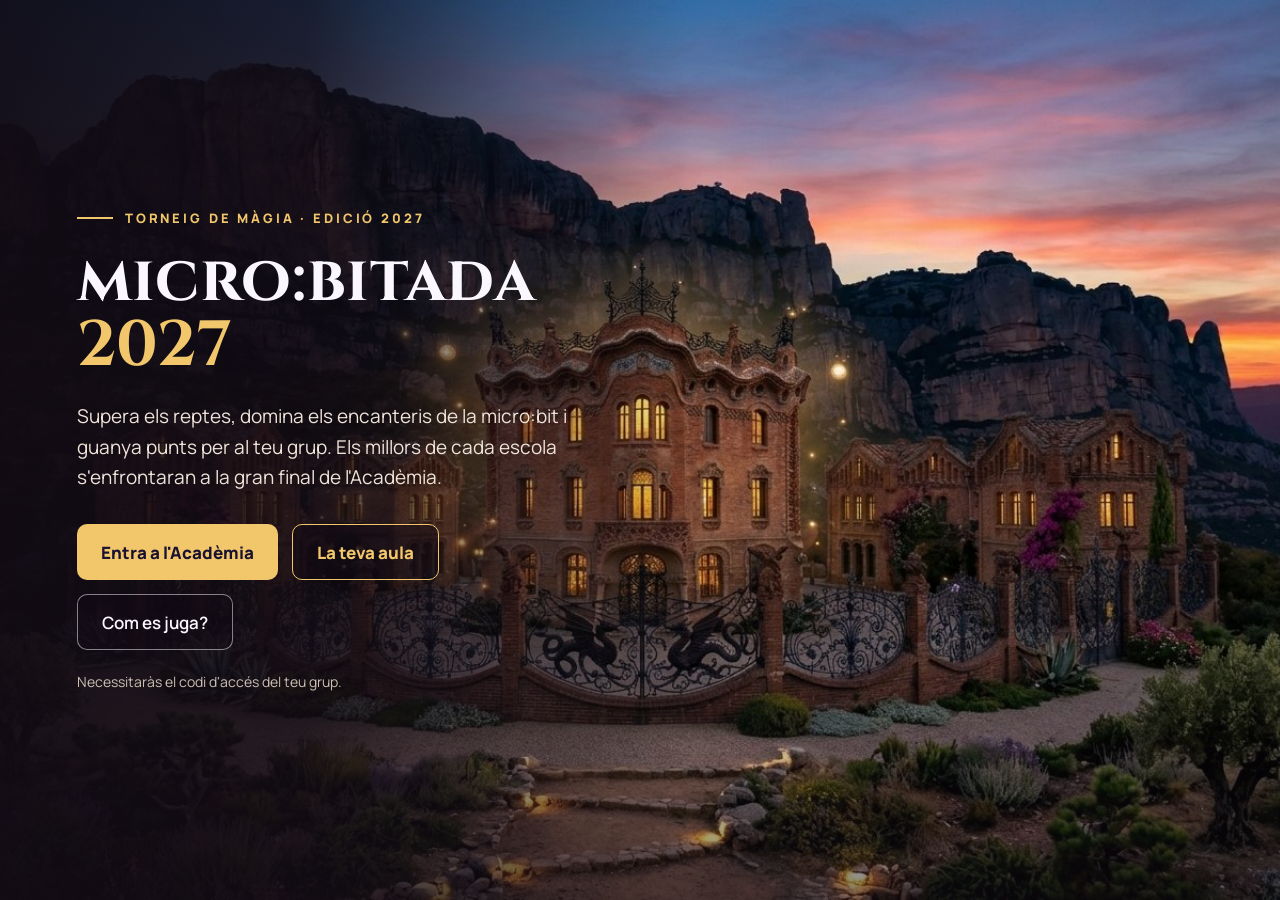
<file: index.html>
<!doctype html>
<html lang="ca">
<head>
<meta charset="utf-8">
<meta name="viewport" content="width=device-width, initial-scale=1">
<title>micro:bitada 2027</title>
<link rel="preconnect" href="https://fonts.googleapis.com">
<link href="https://fonts.googleapis.com/css2?family=Cinzel:wght@600;700&family=Manrope:wght@400;600;800&display=swap" rel="stylesheet">
<link rel="stylesheet" href="comu.css">
<style>
body{background:#08081c}
.hero{position:relative;width:100%;height:100vh;min-height:640px;overflow:hidden}
.hero .bg{position:absolute;object-position:center 55%;animation:zoom 14s ease-out both}
.hero .scrim{position:absolute;background:linear-gradient(90deg,rgba(18,11,20,.93) 0%,rgba(18,11,20,.78) 24%,rgba(18,11,20,.3) 40%,rgba(18,11,20,0) 54%),linear-gradient(0deg,rgba(18,11,20,.5) 0%,rgba(18,11,20,0) 28%)}
.panel-hero{position:relative;height:100%;display:flex;align-items:center;padding:0 6vw}
.box{max-width:520px;display:flex;flex-direction:column;gap:22px;animation:mb-up 1s ease-out .3s both}
.kick{display:flex;align-items:center;gap:12px;color:#f2c76b;font-size:13px;font-weight:800;letter-spacing:.22em}
.kick i{width:36px;height:2px;background:#f2c76b}
.title{margin:0;font-family:'Cinzel',Georgia,serif;font-weight:700;font-size:64px;line-height:1.02;letter-spacing:.01em}
.text{margin:0;font-size:19px;line-height:1.6;color:#efe4da}
.btns{display:flex;flex-wrap:wrap;gap:14px;margin-top:10px}
.btns .btn{height:56px;font-size:17px;border-radius:10px}
.btns .line{background:rgba(18,11,20,.45)}
.btns .ghost{background:rgba(18,11,20,.35);font-weight:600}
.note{margin:0;font-size:14px;color:#cdbfb3}
@keyframes zoom{from{transform:scale(1.08)}to{transform:scale(1)}}
@media (max-width:760px){.hero .scrim{background:linear-gradient(0deg,rgba(18,11,20,.96) 0%,rgba(18,11,20,.75) 50%,rgba(18,11,20,.15) 100%)}.panel-hero{align-items:flex-end;padding:0 24px 40px}.title{font-size:44px}}
</style>
</head>
<body>
<div class="hero">
  <img class="bg" src="portada.jpg" alt="L'Acadèmia de Màgia, un edifici modernista al peu de grans muntanyes de roca, al capvespre">
  <div class="scrim" aria-hidden="true"></div>
  <div class="panel-hero">
    <div class="box">
      <div class="kick"><i></i><span>TORNEIG DE MÀGIA · EDICIÓ 2027</span></div>
      <h1 class="title">micro:bitada <span class="gold">2027</span></h1>
      <p class="text">Supera els reptes, domina els encanteris de la micro:bit i guanya punts per al teu grup. Els millors de cada escola s'enfrontaran a la gran final de l'Acadèmia.</p>
      <div class="btns">
        <a class="btn" href="aules.html">Entra a l'Acadèmia</a>
        <a class="btn line" href="hall.html">La teva aula</a>
        <button type="button" class="btn ghost">Com es juga?</button>
      </div>
      <p class="note">Necessitaràs el codi d'accés del teu grup.</p>
    </div>
  </div>
</div>
</body>
</html>
</file>
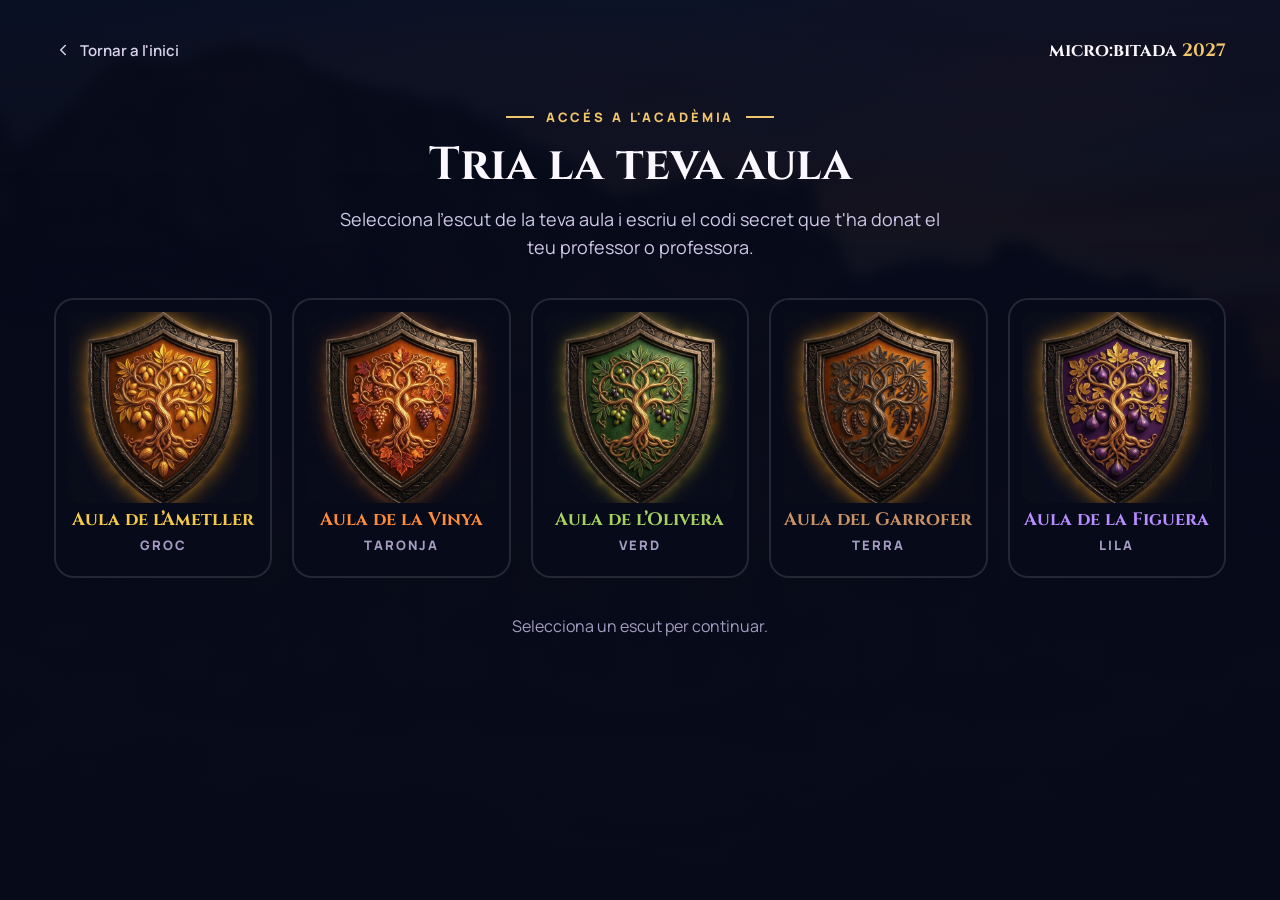
<file: aules.html>
<!doctype html>
<html lang="ca">
<head>
<meta charset="utf-8">
<meta name="viewport" content="width=device-width, initial-scale=1">
<title>micro:bitada 2027 – Tria la teva aula</title>
<link rel="preconnect" href="https://fonts.googleapis.com">
<link href="https://fonts.googleapis.com/css2?family=Cinzel:wght@600;700&family=Manrope:wght@400;600;800&display=swap" rel="stylesheet">
<link rel="stylesheet" href="comu.css">
<style>
.bg{filter:blur(6px);transform:scale(1.05);opacity:.35}
.scrim{background:linear-gradient(180deg,rgba(7,10,25,.75) 0%,rgba(7,10,25,.92) 45%,#070a19 100%)}
.wrap{max-width:1220px;padding-bottom:64px;gap:36px}
.grid{display:grid;grid-template-columns:repeat(5,minmax(0,1fr));gap:20px}
.card{display:flex;flex-direction:column;align-items:center;gap:6px;padding:12px 12px 22px;background:#070a19;border:2px solid rgba(251,247,255,.12);border-radius:20px;cursor:pointer;font-family:'Manrope',sans-serif;transition:transform .25s,box-shadow .25s,opacity .25s,border-color .25s}
.card:hover{transform:translateY(-4px)}
.card img{width:100%;aspect-ratio:1;object-fit:cover;border-radius:12px}
.card .nom{font-family:'Cinzel',Georgia,serif;font-weight:700;font-size:18px;line-height:1.2;text-align:center}
.card .col{font-size:13px;font-weight:800;letter-spacing:.16em;color:#a59dc2}
.codi{max-width:640px}
.codi label{font-size:16px;font-weight:800}
.fila{display:flex;gap:12px;flex-wrap:wrap}
#codi{flex:1 1 260px;min-width:0;height:58px;font-size:22px;font-weight:800;letter-spacing:.25em;text-transform:uppercase}
#codi::placeholder{letter-spacing:.1em}
#entra{height:58px;color:#120d24}
.ok{display:flex;align-items:center;justify-content:space-between;gap:12px;flex-wrap:wrap}
.ok a{height:48px;padding:0 22px;border-radius:10px;border:1.5px solid;color:#fbf7ff;font-size:16px;font-weight:800;text-decoration:none;display:inline-flex;align-items:center}
@media (max-width:1100px){.grid{grid-template-columns:repeat(3,minmax(0,1fr))}}
@media (max-width:700px){.grid{grid-template-columns:repeat(2,minmax(0,1fr))}}
</style>
</head>
<body>
<img class="bg" src="portada.jpg" alt="" aria-hidden="true">
<div class="scrim" aria-hidden="true"></div>
<div class="wrap">
  <div class="top">
    <a class="back" href="index.html"><svg width="18" height="18" viewBox="0 0 24 24" fill="none" stroke="currentColor" stroke-width="2" stroke-linecap="round" stroke-linejoin="round" aria-hidden="true"><path d="M15 18l-6-6 6-6"/></svg>Tornar a l'inici</a>
    <span class="brand">micro:bitada <span class="gold">2027</span></span>
  </div>
  <div class="head">
    <div class="kicker"><i></i><span>ACCÉS A L'ACADÈMIA</span><i></i></div>
    <h1>Tria la teva aula</h1>
    <p class="lead">Selecciona l'escut de la teva aula i escriu el codi secret que t'ha donat el teu professor o professora.</p>
  </div>
  <div class="grid" id="grid"></div>
  <p class="muted" id="hint" style="text-align:center">Selecciona un escut per continuar.</p>
  <div class="panel codi in hidden" id="panel">
    <label for="codi">Codi de l'<span id="selnom"></span></label>
    <div class="fila">
      <input id="codi" class="field" type="text" autocomplete="off" spellcheck="false" maxlength="12" placeholder="Escriu el codi">
      <button type="button" class="btn" id="entra">Entra a l'aula</button>
    </div>
    <p class="err hidden" id="msg" role="status"></p>
    <div class="ok hidden" id="ok" role="status">
      <span style="font-size:15px;color:#cfc8e6">Codi correcte. Benvinguts a l'aula!</span>
      <a id="continua" href="grup.html">Continua</a>
    </div>
  </div>
</div>
<script src="comu.js"></script>
<script>
let picked = null;
const $ = (id) => document.getElementById(id);
function render() {
  $('grid').innerHTML = ORDRE.map((id) => {
    const a = AULES[id], on = picked === id;
    const st = 'border-color:' + (on ? a.hex : 'rgba(251,247,255,.12)') + ';box-shadow:' + (on ? '0 0 0 1px ' + a.hex + ',0 18px 60px -10px ' + a.hex + '99' : 'none') + ';opacity:' + (picked && !on ? .55 : 1);
    return '<button type="button" class="card" data-id="' + id + '" aria-pressed="' + on + '" style="' + st + '"><img src="' + a.img + '" alt="Escut de l’' + a.nom + '"><span class="nom" style="color:' + a.hex + '">' + a.nom + '</span><span class="col">' + a.color + '</span></button>';
  }).join('');
  $('hint').classList.toggle('hidden', !!picked);
  $('panel').classList.toggle('hidden', !picked);
  if (picked) {
    const a = AULES[picked];
    $('panel').style.borderColor = a.hex;
    $('selnom').textContent = a.nom; $('selnom').style.color = a.hex;
    $('entra').style.background = a.hex;
    $('continua').style.borderColor = a.hex;
  }
}
$('grid').addEventListener('click', (e) => {
  const b = e.target.closest('.card'); if (!b) return;
  picked = b.dataset.id; $('codi').value = ''; $('msg').classList.add('hidden'); $('ok').classList.add('hidden');
  render(); $('codi').focus();
});
function entra() {
  const c = $('codi').value.trim().toUpperCase();
  $('ok').classList.add('hidden');
  if (!c) { $('msg').textContent = 'Escriu el codi que t’ha donat el teu professor o professora.'; $('msg').classList.remove('hidden'); return; }
  if (AULES[picked].codi && c === AULES[picked].codi) {
    $('msg').classList.add('hidden');
    desaAula(picked);
    $('continua').href = 'grup.html?aula=' + picked;
    $('ok').classList.remove('hidden');
  } else { $('msg').textContent = 'Aquest codi no és correcte. Revisa’l i torna-ho a provar.'; $('msg').classList.remove('hidden'); }
}
$('entra').addEventListener('click', entra);
$('codi').addEventListener('keydown', (e) => { if (e.key === 'Enter') entra(); });
$('codi').addEventListener('input', () => { $('msg').classList.add('hidden'); $('ok').classList.add('hidden'); });
render();
</script>
</body>
</html>
</file>
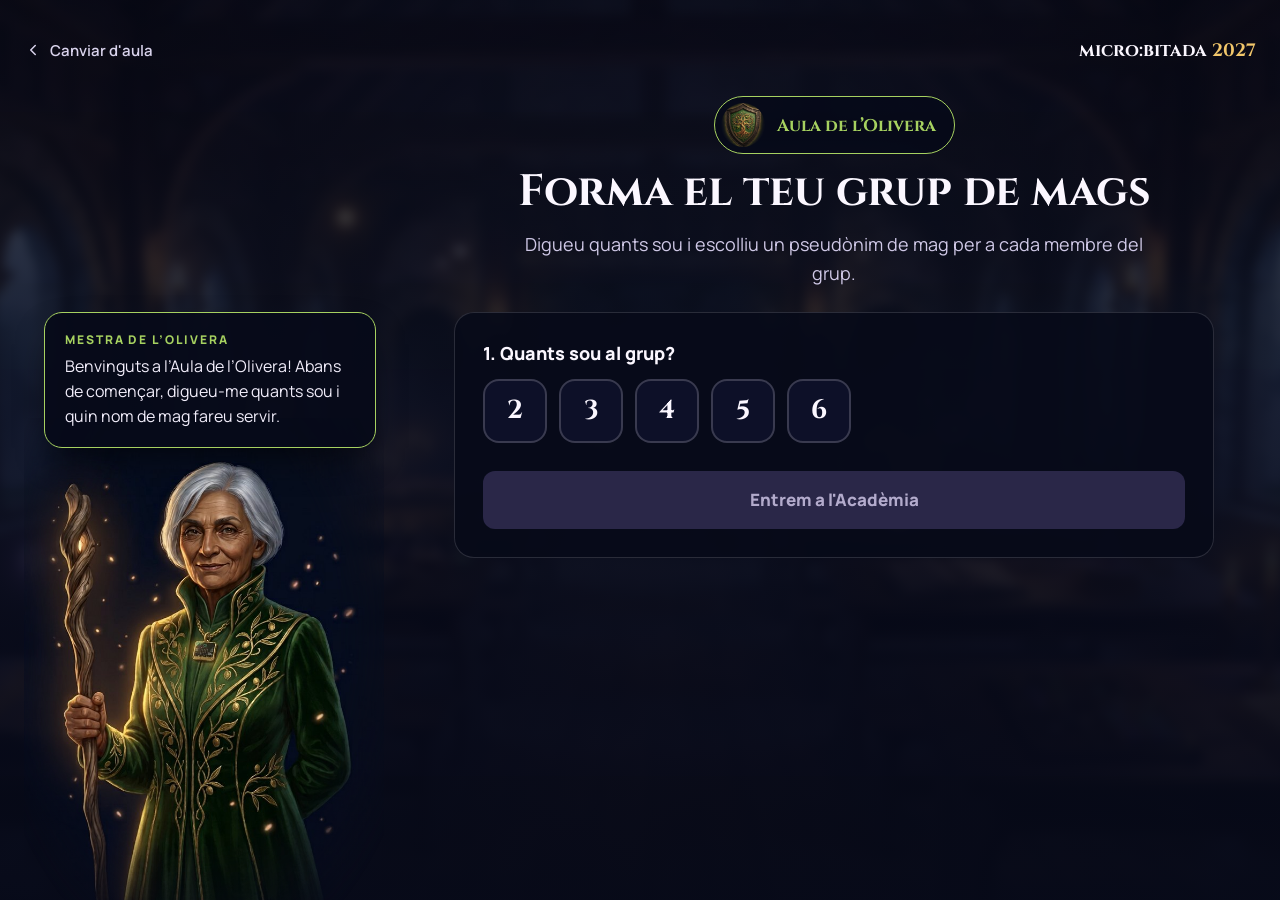
<file: grup.html>
<!doctype html>
<html lang="ca">
<head>
<meta charset="utf-8">
<meta name="viewport" content="width=device-width, initial-scale=1">
<title>micro:bitada 2027 – Forma el teu grup</title>
<link rel="preconnect" href="https://fonts.googleapis.com">
<link href="https://fonts.googleapis.com/css2?family=Cinzel:wght@600;700&family=Manrope:wght@400;600;800&display=swap" rel="stylesheet">
<link rel="stylesheet" href="comu.css">
<style>
.bg{filter:blur(5px);transform:scale(1.05);opacity:.6}
.scrim{background:linear-gradient(180deg,rgba(7,10,25,.55) 0%,rgba(7,10,25,.78) 45%,rgba(7,10,25,.95) 100%)}
.wrap{max-width:1280px}
h1{font-size:44px}
h2{margin:0;font-size:18px;font-weight:800}
.nums{display:flex;gap:12px;flex-wrap:wrap}
.num{width:64px;height:64px;border-radius:16px;border:2px solid rgba(251,247,255,.18);background:#0d1028;color:#fbf7ff;font-family:'Cinzel',Georgia,serif;font-size:26px;font-weight:700;cursor:pointer;transition:transform .2s}
.num:hover{transform:translateY(-3px)}
.names{display:grid;grid-template-columns:repeat(2,minmax(0,1fr));gap:14px}
.names label{display:block;margin-bottom:6px;font-size:13px;font-weight:800;letter-spacing:.12em}
.names input{width:100%;height:52px}
#go{height:58px;font-size:17px}
.ok{display:flex;align-items:center;justify-content:space-between;gap:12px;flex-wrap:wrap}
.ok a{height:48px;padding:0 22px;border-radius:10px;border:1.5px solid;color:#fbf7ff;font-size:16px;font-weight:800;text-decoration:none;display:inline-flex;align-items:center}
@media (max-width:680px){.names{grid-template-columns:minmax(0,1fr)}}
</style>
</head>
<body>
<img class="bg" src="aula.jpg" alt="" aria-hidden="true">
<div class="scrim" aria-hidden="true"></div>
<div class="wrap">
  <div class="top">
    <a class="back" href="aules.html"><svg width="18" height="18" viewBox="0 0 24 24" fill="none" stroke="currentColor" stroke-width="2" stroke-linecap="round" stroke-linejoin="round" aria-hidden="true"><path d="M15 18l-6-6 6-6"/></svg>Canviar d'aula</a>
    <span class="brand">micro:bitada <span class="gold">2027</span></span>
  </div>
  <div class="row">
    <div class="mestra hidden" id="mestra">
      <div class="bubble in" id="bubble"><p class="who" id="mnom"></p><p class="say" id="mtext"></p></div>
      <img id="mimg" src="" alt="">
    </div>
    <div class="main">
      <div class="head">
        <div class="badge" id="badge"><img id="bimg" src="" alt=""><span id="bnom"></span></div>
        <h1>Forma el teu grup de mags</h1>
        <p class="lead">Digueu quants sou i escolliu un pseudònim de mag per a cada membre del grup.</p>
      </div>
      <div class="panel" style="gap:28px">
        <div style="display:flex;flex-direction:column;gap:14px">
          <h2>1. Quants sou al grup?</h2>
          <div class="nums" role="group" aria-label="Nombre de membres del grup" id="nums"></div>
        </div>
        <div class="in hidden" id="sec2" style="display:flex;flex-direction:column;gap:14px">
          <div><h2>2. Pseudònims dels mags</h2><p class="muted" style="font-size:15px;margin-top:4px">Inventeu-vos un nom de mag. No feu servir el vostre nom real.</p></div>
          <div class="names" id="names"></div>
        </div>
        <div style="display:flex;flex-direction:column;gap:12px">
          <button type="button" class="btn" id="go">Entrem a l'Acadèmia</button>
          <p class="err hidden" id="msg" role="status" style="text-align:center"></p>
          <div class="ok hidden" id="ok" role="status">
            <span style="font-size:15px;color:#cfc8e6">Grup registrat. Que comenci la màgia!</span>
            <a id="veure" href="reptes.html">Veure els reptes</a>
          </div>
        </div>
      </div>
    </div>
  </div>
</div>
<script src="comu.js"></script>
<script>
const $ = (id) => document.getElementById(id);
const id = aulaActual(); desaAula(id);
const A = AULES[id];
const PH = ['Ex.: Ombra Estelada', 'Ex.: Runa de Foc', 'Ex.: Bit Arcà', 'Ex.: Boira Blava', 'Ex.: Llamp Daurat', 'Ex.: Eco del Llac'];
let count = 0, names = ['', '', '', '', '', ''], tried = false;
$('badge').style.borderColor = A.hex; $('bimg').src = A.img; $('bnom').textContent = A.nom; $('bnom').style.color = A.hex;
$('veure').href = 'reptes.html?aula=' + id; $('veure').style.borderColor = A.hex;
if (A.mestre) {
  $('mestra').classList.remove('hidden');
  $('bubble').style.borderColor = A.hex; $('mnom').style.color = A.hex;
  $('mnom').textContent = A.mestre.nom; $('mtext').textContent = A.mestre.text;
  $('mimg').src = A.mestre.img; $('mimg').alt = A.mestre.alt;
}
function estat() {
  const used = names.slice(0, count).map((s) => s.trim().toLowerCase());
  const dup = used.map((v, i) => v !== '' && used.indexOf(v) !== i);
  return { used, dup, dupAny: dup.some(Boolean), empty: used.some((v) => v === '') };
}
function renderNums() {
  $('nums').innerHTML = [2, 3, 4, 5, 6].map((v) => {
    const on = v === count;
    return '<button type="button" class="num" data-v="' + v + '" aria-pressed="' + on + '" aria-label="' + v + ' membres" style="' + (on ? 'background:' + A.hex + ';border-color:' + A.hex + ';color:#120d24' : '') + '">' + v + '</button>';
  }).join('');
}
function renderNames() {
  $('sec2').classList.toggle('hidden', !count);
  let h = '';
  for (let i = 0; i < count; i++) h += '<div><label for="mag-' + i + '" style="color:' + A.hex + '">MAG ' + (i + 1) + '</label><input id="mag-' + i + '" data-i="' + i + '" class="field" type="text" maxlength="20" autocomplete="off" spellcheck="false" placeholder="' + PH[i] + '" value="' + esc(names[i]) + '"></div>';
  $('names').innerHTML = h;
  marca();
}
function marca() {
  const e = estat();
  for (let i = 0; i < count; i++) {
    const bad = e.dup[i] || (tried && e.used[i] === '');
    const el = $('mag-' + i); if (el) el.style.borderColor = bad ? '#ff8f8f' : '#3a3560';
  }
  const valid = count > 0 && !e.empty && !e.dupAny;
  $('go').style.background = valid ? A.hex : '#2a2748';
  $('go').style.color = valid ? '#120d24' : '#b3abcc';
}
$('nums').addEventListener('click', (ev) => {
  const b = ev.target.closest('.num'); if (!b) return;
  count = +b.dataset.v; tried = false; $('msg').classList.add('hidden'); $('ok').classList.add('hidden');
  renderNums(); renderNames();
});
$('names').addEventListener('input', (ev) => {
  const i = +ev.target.dataset.i; names[i] = ev.target.value; $('msg').classList.add('hidden'); $('ok').classList.add('hidden'); marca();
});
$('go').addEventListener('click', () => {
  tried = true; const e = estat(); let m = '';
  if (!count) m = 'Primer digueu quants sou al grup.';
  else if (e.empty) m = 'Falta el pseudònim d’algun mag.';
  else if (e.dupAny) m = 'Hi ha pseudònims repetits. Cada mag ha de tenir el seu.';
  marca();
  if (m) { $('msg').textContent = m; $('msg').classList.remove('hidden'); $('ok').classList.add('hidden'); return; }
  $('msg').classList.add('hidden');
  desaGrup(names.slice(0, count).map((s) => s.trim()));
  $('ok').classList.remove('hidden');
});
renderNums(); renderNames();
</script>
</body>
</html>
</file>
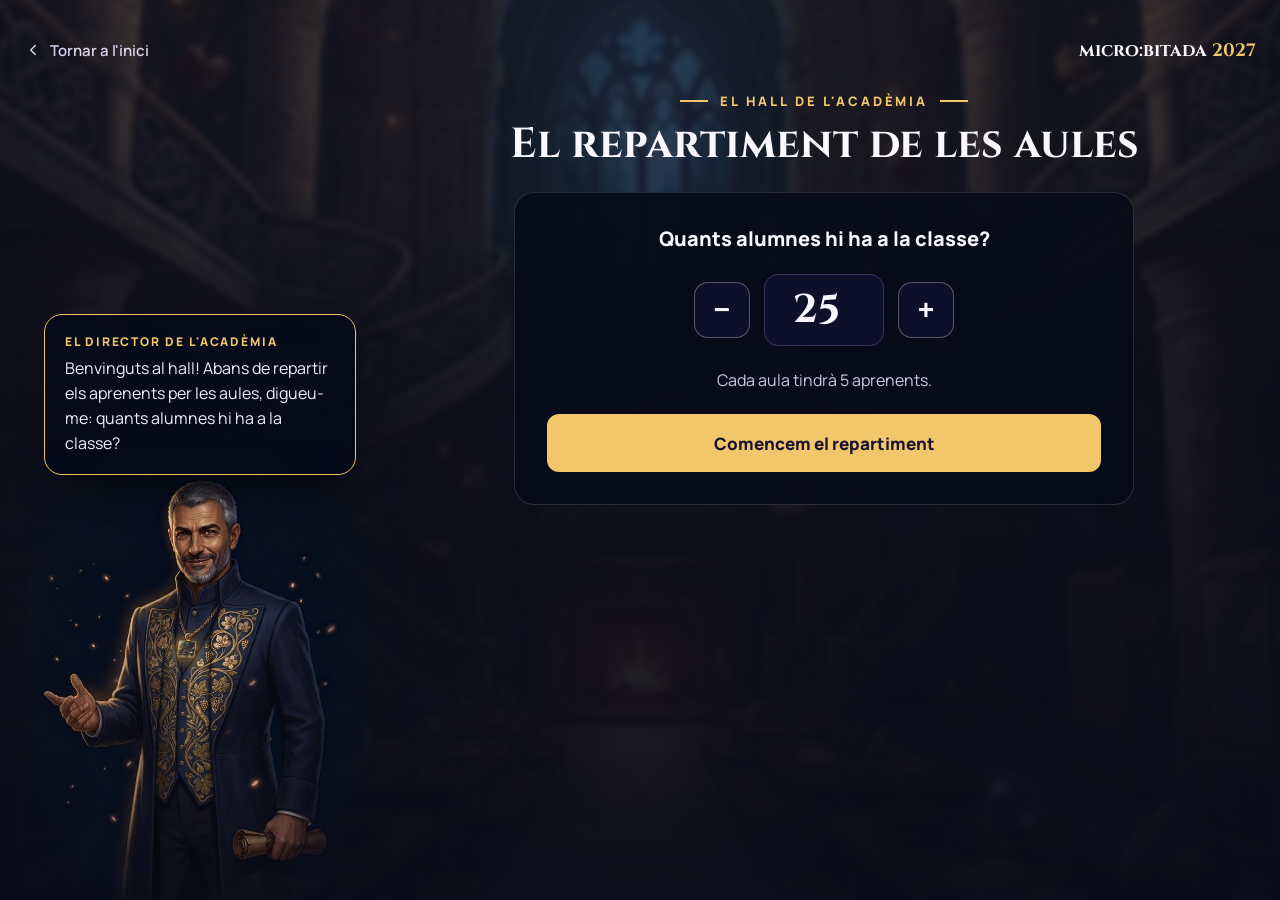
<file: hall.html>
<!doctype html>
<html lang="ca">
<head>
<meta charset="utf-8">
<meta name="viewport" content="width=device-width, initial-scale=1">
<title>micro:bitada 2027 – El repartiment de les aules</title>
<link rel="preconnect" href="https://fonts.googleapis.com">
<link href="https://fonts.googleapis.com/css2?family=Cinzel:wght@600;700&family=Manrope:wght@400;600;800&display=swap" rel="stylesheet">
<style>
*{box-sizing:border-box}
body{margin:0;font-family:'Manrope',system-ui,sans-serif;background:#070a19;color:#fbf7ff}
.bg{position:fixed;inset:0;width:100%;height:100%;object-fit:cover;object-position:center 62%;filter:blur(3px);transform:scale(1.04);opacity:.7;z-index:0}
.scrim{position:fixed;inset:0;background:linear-gradient(180deg,rgba(7,10,25,.5) 0%,rgba(7,10,25,.75) 45%,rgba(7,10,25,.94) 100%);z-index:0}
.wrap{position:relative;z-index:1;max-width:1320px;min-height:100vh;margin:0 auto;padding:28px 24px 0;display:flex;flex-direction:column;gap:20px}
.top{display:flex;justify-content:space-between;align-items:center}
.brand{font-family:'Cinzel',Georgia,serif;font-weight:700;font-size:18px}
.gold{color:#f2c76b}
.row{flex:1;display:flex;gap:28px;align-items:stretch}
.mestra{flex:0 0 340px;display:flex;flex-direction:column;justify-content:flex-end}
.bubble{position:relative;z-index:1;margin:0 8px -30px 20px;padding:18px 20px;border-radius:18px;background:rgba(7,10,25,.93);border:1.5px solid #f2c76b;box-shadow:0 16px 40px -16px rgba(0,0,0,.8)}
.bubble .who{margin:0 0 6px;font-size:12px;font-weight:800;letter-spacing:.16em;color:#f2c76b}
.bubble .say{margin:0;font-size:16px;line-height:1.55;color:#f1edfa}
.mestra img{display:block;width:100%;height:auto;-webkit-mask-image:radial-gradient(ellipse 62% 72% at 50% 44%,#000 60%,transparent 100%);mask-image:radial-gradient(ellipse 62% 72% at 50% 44%,#000 60%,transparent 100%);animation:left .9s ease-out both}
.main{flex:1 1 600px;min-width:0;display:flex;flex-direction:column;gap:24px;padding-bottom:56px}
.head{display:flex;flex-direction:column;align-items:center;gap:12px;text-align:center}
.kicker{display:flex;align-items:center;gap:12px;color:#f2c76b;font-size:13px;font-weight:800;letter-spacing:.22em}
.kicker i{width:28px;height:2px;background:#f2c76b}
h1{margin:0;font-family:'Cinzel',Georgia,serif;font-weight:700;font-size:42px;line-height:1.1}
.panel{align-self:center;width:100%;max-width:760px;padding:22px;border-radius:20px;background:rgba(7,10,25,.9);border:1px solid rgba(251,247,255,.14);display:flex;flex-direction:column;gap:14px}
.ask{max-width:620px;padding:32px;align-items:center;text-align:center;gap:22px}
.ask label{font-size:20px;font-weight:800}
.stepper{display:flex;align-items:center;gap:14px}
.stepper button{width:56px;height:56px;border-radius:14px;border:1.5px solid rgba(251,247,255,.3);background:#0d1028;color:#fbf7ff;font-size:28px;font-weight:700;cursor:pointer}
.stepper input{width:120px;height:72px;text-align:center;border-radius:14px;border:1.5px solid #3a3560;background:#0d1028;color:#fbf7ff;font-family:'Cinzel',Georgia,serif;font-size:40px;font-weight:700}
.muted{margin:0;font-size:16px;line-height:1.5;color:#cfc8e6}
.err{margin:0;font-size:15px;color:#ffb3b3}
.warn{margin:0;font-size:14px;line-height:1.5;color:#ffcf9e}
.btn{height:52px;padding:0 22px;border-radius:12px;border:0;background:#f2c76b;color:#1a1230;font-family:'Manrope',sans-serif;font-size:16px;font-weight:800;cursor:pointer;text-decoration:none;display:inline-flex;align-items:center;justify-content:center}
.btn.ghost{background:transparent;color:#fbf7ff;border:1.5px solid rgba(251,247,255,.5)}
.btn.line{background:transparent;color:#f2c76b;border:1.5px solid #f2c76b;height:44px;font-size:15px}
.btn.wide{width:100%;height:58px;font-size:17px}
.btn:focus-visible,.stepper button:focus-visible{outline:3px solid #fbf7ff;outline-offset:3px}
.progress{margin:0;text-align:center;font-size:20px;font-weight:800}
.shields{display:grid;grid-template-columns:repeat(5,minmax(0,1fr));gap:16px;perspective:800px}
.card{display:flex;flex-direction:column;align-items:center;gap:6px;padding:10px 10px 16px;border-radius:18px;background:#070a19;border:2px solid rgba(251,247,255,.12);transition:transform .12s,box-shadow .2s,border-color .12s,opacity .2s}
.card img{width:100%;aspect-ratio:1;object-fit:cover;border-radius:12px}
.card .nom{font-family:'Cinzel',Georgia,serif;font-weight:700;font-size:15px;line-height:1.2;text-align:center}
.card .cnt{font-size:14px;font-weight:800;color:#d9d3ec}
.card .big{font-family:'Cinzel',Georgia,serif;font-size:30px;font-weight:700}
.card .list{font-size:13px;line-height:1.5;text-align:center;color:#b3abcc}
.spin img{animation:flip .7s linear infinite}
.result{align-self:center;display:flex;align-items:center;gap:16px;padding:14px 24px 14px 14px;border-radius:999px;background:rgba(7,10,25,.94);border:2px solid;animation:pop .5s ease-out both;font-size:20px;font-weight:800}
.result img{width:56px;height:56px;border-radius:999px;object-fit:cover}
.mbrow{display:flex;justify-content:space-between;align-items:center;gap:12px;flex-wrap:wrap}
.dot{width:10px;height:10px;border-radius:999px;display:inline-block;margin-right:10px}
.sim{display:flex;gap:12px;flex-wrap:wrap;align-items:center}
.lbl{font-size:13px;font-weight:800;letter-spacing:.12em;color:#a59dc2}
.chips{display:flex;gap:8px;flex-wrap:wrap}
.chip{padding:6px 12px;border-radius:999px;background:rgba(7,10,25,.88);border:1px solid;font-size:14px;color:#f1edfa}
.center{display:flex;justify-content:center;gap:14px;flex-wrap:wrap}
.hidden{display:none !important}
@keyframes flip{from{transform:rotateY(0)}to{transform:rotateY(360deg)}}
@keyframes pop{0%{transform:scale(.6);opacity:0}60%{transform:scale(1.08);opacity:1}100%{transform:scale(1)}}
@keyframes left{from{opacity:0;transform:translateX(-24px)}to{opacity:1;transform:none}}
@media (prefers-reduced-motion:reduce){*{animation:none !important;transition:none !important}}
@media (max-width:1100px){.shields{grid-template-columns:repeat(3,minmax(0,1fr))}}
@media (max-width:960px){.row{flex-direction:column}.mestra{flex:0 0 auto;width:100%;max-width:560px;align-self:center}.mestra img{display:none}.bubble{margin:0}.main{padding-bottom:48px}}
@media (max-width:600px){.shields{grid-template-columns:repeat(2,minmax(0,1fr))}h1{font-size:32px}}
</style>
</head>
<body>
<img class="bg" src="hall.jpg" alt="" aria-hidden="true">
<div class="scrim" aria-hidden="true"></div>
<div class="wrap">
  <div class="top">
    <a class="back" href="index.html" style="display:inline-flex;align-items:center;gap:8px;min-height:44px;font-size:15px;font-weight:600;color:#d9d3ec;text-decoration:none"><svg width="18" height="18" viewBox="0 0 24 24" fill="none" stroke="currentColor" stroke-width="2" stroke-linecap="round" stroke-linejoin="round" aria-hidden="true"><path d="M15 18l-6-6 6-6"/></svg>Tornar a l'inici</a>
    <span class="brand">micro:bitada <span class="gold">2027</span></span>
  </div>
  <div class="row">
    <div class="mestra">
      <div class="bubble" role="status" aria-live="polite">
        <p class="who">EL DIRECTOR DE L'ACADÈMIA</p>
        <p class="say" id="say"></p>
      </div>
      <img src="director.jpg" alt="El director de l'Acadèmia, amb levita blau fosc brodada en or i un pergamí a la mà">
    </div>
    <div class="main">
      <div class="head">
        <div class="kicker"><i></i><span>EL HALL DE L'ACADÈMIA</span><i></i></div>
        <h1>El repartiment de les aules</h1>
      </div>

      <div id="step-ask" class="panel ask">
        <label for="total">Quants alumnes hi ha a la classe?</label>
        <div class="stepper">
          <button type="button" id="dec" aria-label="Un alumne menys">−</button>
          <input id="total" type="number" min="5" max="40" value="25">
          <button type="button" id="inc" aria-label="Un alumne més">+</button>
        </div>
        <p class="muted" id="preview"></p>
        <button type="button" class="btn wide" id="start">Comencem el repartiment</button>
        <p class="err hidden" id="askmsg"></p>
      </div>

      <div id="step-draw" class="hidden" style="display:flex;flex-direction:column;gap:22px">
        <p class="progress" id="progress"></p>
        <div class="shields" id="shields"></div>
        <div id="result" class="result hidden" role="status"></div>
        <div class="panel">
          <div class="mbrow">
            <div><span class="dot" id="mbdot" style="background:#6f6890"></span><strong id="mbtxt">micro:bit no connectada</strong></div>
            <button type="button" class="btn line" id="connect">Connecta la micro:bit</button>
          </div>
          <p class="warn hidden" id="mbmsg"></p>
          <div class="sim">
            <span class="lbl">SIMULACIÓ</span>
            <button type="button" class="btn" id="btnA">Botó A · Fer girar</button>
            <button type="button" class="btn ghost" id="btnS">Sacseja · Aturar</button>
          </div>
        </div>
        <div id="logwrap" class="hidden" style="align-self:center;width:100%;max-width:760px;display:flex;flex-direction:column;gap:8px">
          <span class="lbl">ÚLTIMS REPARTIMENTS</span>
          <div class="chips" id="log"></div>
        </div>
      </div>

      <div id="step-done" class="hidden" style="display:flex;flex-direction:column;gap:20px">
        <p class="muted" style="text-align:center;font-size:18px" id="donetxt"></p>
        <div class="shields" id="summary"></div>
        <div class="center"><button type="button" class="btn ghost" id="reset">Torna a repartir</button><a class="btn" href="aules.html">Entra a l'Acadèmia</a></div>
      </div>
    </div>
  </div>
</div>

<script>
const AULES = [
  { nom: 'Aula de l’Ametller', curt: 'Ametller', hex: '#f5c94a', img: 'escut-ametller.jpg' },
  { nom: 'Aula de la Vinya', curt: 'Vinya', hex: '#ff8c3a', img: 'escut-vinya.jpg' },
  { nom: 'Aula de l’Olivera', curt: 'Olivera', hex: '#a6d160', img: 'escut-olivera.jpg' },
  { nom: 'Aula del Garrofer', curt: 'Garrofer', hex: '#c99366', img: 'escut-garrofer.jpg' },
  { nom: 'Aula de la Figuera', curt: 'Figuera', hex: '#b98cff', img: 'escut-figuera.jpg' }
];
const S = { step: 'ask', total: 25, quota: [0,0,0,0,0], count: [0,0,0,0,0], log: [], spinning: false, stopping: false, hi: -1, result: -1 };
let iv = null, timers = [];
const $ = (id) => document.getElementById(id);
const assigned = () => S.count.reduce((a, b) => a + b, 0);

function preview() {
  const n = parseInt($('total').value, 10);
  if (!(n >= 5 && n <= 40)) return 'Entre 5 i 40 alumnes.';
  const b = Math.floor(n / 5), r = n % 5;
  if (r === 0) return 'Cada aula tindrà ' + b + ' aprenents.';
  return r + (r === 1 ? ' aula tindrà ' : ' aules tindran ') + (b + 1) + ' aprenents i ' + (5 - r) + (5 - r === 1 ? ' en tindrà ' : ' en tindran ') + b + '.';
}

function say() {
  const a = assigned();
  if (S.step === 'ask') return 'Benvinguts al hall! Abans de repartir els aprenents per les aules, digueu-me: quants alumnes hi ha a la classe?';
  if (S.step === 'done') return 'Fet! Tots els aprenents ja tenen aula. Ara cada aula pot formar els seus grups.';
  if (S.stopping) return 'Aturant la màgia...';
  if (S.spinning) return 'Els escuts giren... Sacseja la micro:bit quan vulguis!';
  if (S.result >= 0) {
    const nom = AULES[S.result].nom;
    return a >= S.total ? 'L’últim aprenent anirà a l’' + nom + '! Prem A per veure el resum.' : 'L’aprenent ' + S.log[0].n + ' anirà a l’' + nom + '! Que s’acosti el següent i premi A.';
  }
  return 'Que s’acosti el primer aprenent. Prem el botó A de la micro:bit per fer girar els escuts i sacseja-la per aturar-los.';
}

function render() {
  $('say').textContent = say();
  $('step-ask').classList.toggle('hidden', S.step !== 'ask');
  $('step-draw').classList.toggle('hidden', S.step !== 'draw');
  $('step-done').classList.toggle('hidden', S.step !== 'done');
  $('preview').textContent = preview();
  if (S.step === 'draw') {
    const a = assigned();
    $('progress').textContent = a >= S.total && !S.spinning && !S.stopping ? 'Tots els ' + S.total + ' aprenents tenen aula' : 'Aprenent ' + Math.min(a + 1, S.total) + ' de ' + S.total;
    const moving = S.spinning || S.stopping;
    $('shields').innerHTML = AULES.map((au, i) => {
      const hot = moving && S.hi === i, won = S.result === i, full = S.count[i] >= S.quota[i];
      const st = [
        'border-color:' + (hot || won ? au.hex : 'rgba(251,247,255,.12)'),
        'box-shadow:' + (won ? '0 0 0 2px ' + au.hex + ',0 20px 60px -10px ' + au.hex : hot ? '0 0 0 1px ' + au.hex + ',0 12px 40px -12px ' + au.hex : 'none'),
        'transform:' + (hot || won ? 'translateY(-6px) scale(1.04)' : 'none'),
        'opacity:' + (moving ? (hot ? 1 : .55) : (full && !won ? .45 : 1))
      ].join(';');
      return '<div class="card' + (S.spinning ? ' spin' : '') + '" style="' + st + '"><img src="' + au.img + '" alt="Escut de l’' + au.nom + '"><span class="nom" style="color:' + au.hex + '">' + au.nom + '</span><span class="cnt">' + S.count[i] + ' / ' + S.quota[i] + '</span></div>';
    }).join('');
    const r = $('result');
    if (S.result >= 0 && !moving) {
      const au = AULES[S.result];
      r.style.borderColor = au.hex; r.style.boxShadow = '0 0 50px -8px ' + au.hex;
      r.innerHTML = '<img src="' + au.img + '" alt=""><span>Aprenent ' + S.log[0].n + ' <span style="color:#a59dc2;font-weight:600">→</span> <span style="color:' + au.hex + '">' + au.nom + '</span></span>';
      r.classList.remove('hidden');
    } else r.classList.add('hidden');
    $('logwrap').classList.toggle('hidden', !S.log.length);
    $('log').innerHTML = S.log.slice(0, 10).map((l) => '<span class="chip" style="border-color:' + AULES[l.a].hex + '">' + l.n + ' · ' + AULES[l.a].curt + '</span>').join('');
  }
  if (S.step === 'done') {
    $('donetxt').textContent = 'Repartiment de ' + S.total + ' aprenents entre les cinc aules. Apunteu a quina aula ha anat cada aprenent segons el seu número.';
    $('summary').innerHTML = AULES.map((au, i) => {
      const nums = S.log.filter((l) => l.a === i).map((l) => l.n).sort((x, y) => x - y);
      return '<div class="card" style="border-color:' + au.hex + '"><img src="' + au.img + '" alt="Escut de l’' + au.nom + '"><span class="nom" style="color:' + au.hex + '">' + au.nom + '</span><span class="big">' + nums.length + '</span><span class="list">Aprenents: ' + (nums.length ? nums.join(', ') : '—') + '</span></div>';
    }).join('');
  }
}

function clearTimers() { if (iv) { clearInterval(iv); iv = null; } timers.forEach(clearTimeout); timers = []; }

function start() {
  const n = parseInt($('total').value, 10);
  if (!(n >= 5 && n <= 40)) { $('askmsg').textContent = 'Escriu un nombre d’alumnes entre 5 i 40.'; $('askmsg').classList.remove('hidden'); return; }
  $('askmsg').classList.add('hidden');
  const b = Math.floor(n / 5), rem = n % 5;
  const order = [0,1,2,3,4].sort(() => Math.random() - 0.5);
  const quota = [b, b, b, b, b];
  for (let i = 0; i < rem; i++) quota[order[i]]++;
  clearTimers();
  Object.assign(S, { step: 'draw', total: n, quota, count: [0,0,0,0,0], log: [], spinning: false, stopping: false, hi: -1, result: -1 });
  render();
}

function pressA() {
  if (S.step !== 'draw' || S.spinning || S.stopping) return;
  if (assigned() >= S.total) { S.step = 'done'; render(); return; }
  S.spinning = true; S.result = -1; S.hi = 0; render();
  iv = setInterval(() => { S.hi = (S.hi + 1) % 5; render(); }, 90);
}

function shake() {
  if (S.step !== 'draw' || !S.spinning || S.stopping) return;
  const left = S.quota.map((q, i) => q - S.count[i]);
  let r = Math.random() * left.reduce((a, b) => a + b, 0), target = 0;
  for (let i = 0; i < 5; i++) { if (r < left[i]) { target = i; break; } r -= left[i]; }
  clearInterval(iv); iv = null;
  S.stopping = true; render();
  const steps = ((target - S.hi + 5) % 5) + 10;
  let acc = 0;
  for (let k = 1; k <= steps; k++) {
    acc += 90 + Math.round(330 * Math.pow(k / steps, 2));
    const last = k === steps;
    timers.push(setTimeout(() => {
      if (!last) { S.hi = (S.hi + 1) % 5; render(); return; }
      S.count[target]++;
      S.log.unshift({ n: assigned(), a: target });
      Object.assign(S, { hi: target, result: target, spinning: false, stopping: false });
      render();
    }, acc));
  }
}

function mbStatus(on, msg) {
  $('mbdot').style.background = on ? '#a6d160' : '#6f6890';
  $('mbtxt').textContent = on ? 'micro:bit connectada' : 'micro:bit no connectada';
  $('connect').classList.toggle('hidden', on);
  $('mbmsg').textContent = msg || '';
  $('mbmsg').classList.toggle('hidden', !msg);
}

async function connect() {
  if (!('serial' in navigator)) { mbStatus(false, 'Aquest navegador no pot connectar-se a la micro:bit. Fes servir Chrome o Edge en un ordinador o Chromebook.'); return; }
  try {
    const port = await navigator.serial.requestPort({ filters: [{ usbVendorId: 0x0d28 }] });
    await port.open({ baudRate: 115200 });
    mbStatus(true, '');
    const dec = new TextDecoderStream();
    port.readable.pipeTo(dec.writable).catch(() => {});
    const reader = dec.readable.getReader();
    let buf = '';
    while (true) {
      const { value, done } = await reader.read();
      if (done) break;
      buf += value;
      let i;
      while ((i = buf.indexOf('\n')) >= 0) {
        const line = buf.slice(0, i).trim().toUpperCase();
        buf = buf.slice(i + 1);
        if (line === 'A') pressA();
        else if (line === 'SHAKE' || line === 'S') shake();
      }
    }
    mbStatus(false, 'La micro:bit s’ha desconnectat.');
  } catch (e) {
    if (e && e.name === 'NotFoundError') mbStatus(false, 'No s’ha triat cap micro:bit.');
    else if (e && e.name === 'NetworkError') mbStatus(false, 'La micro:bit està ocupada. Tanca les pestanyes de MakeCode i torna-ho a provar.');
    else mbStatus(false, 'No s’ha pogut connectar la micro:bit. Desendolla-la, torna-la a endollar i prova-ho de nou.');
  }
}

$('total').addEventListener('input', () => { $('askmsg').classList.add('hidden'); render(); });
$('inc').addEventListener('click', () => { $('total').value = Math.min(40, (parseInt($('total').value, 10) || 0) + 1); render(); });
$('dec').addEventListener('click', () => { $('total').value = Math.max(5, (parseInt($('total').value, 10) || 6) - 1); render(); });
$('start').addEventListener('click', start);
$('btnA').addEventListener('click', pressA);
$('btnS').addEventListener('click', shake);
$('connect').addEventListener('click', connect);
$('reset').addEventListener('click', () => { clearTimers(); Object.assign(S, { step: 'ask', count: [0,0,0,0,0], log: [], result: -1, hi: -1, spinning: false, stopping: false }); render(); });
document.addEventListener('keydown', (e) => {
  if (e.target && e.target.tagName === 'INPUT') return;
  if (e.key === 'a' || e.key === 'A') pressA();
  if (e.key === 's' || e.key === 'S') shake();
});
render();
</script>
</body>
</html>
</file>
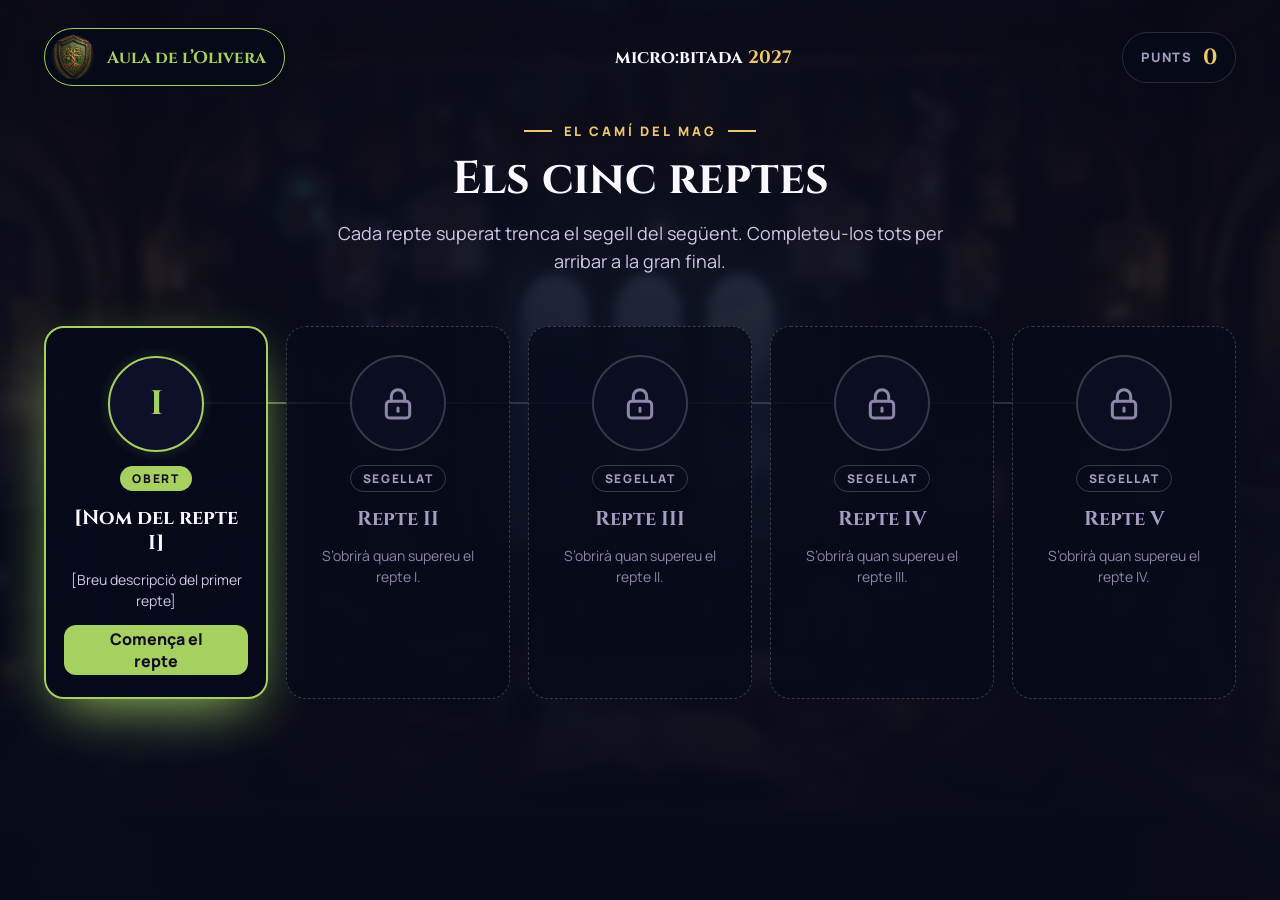
<file: reptes.html>
<!doctype html>
<html lang="ca">
<head>
<meta charset="utf-8">
<meta name="viewport" content="width=device-width, initial-scale=1">
<title>micro:bitada 2027 – Els reptes</title>
<link rel="preconnect" href="https://fonts.googleapis.com">
<link href="https://fonts.googleapis.com/css2?family=Cinzel:wght@600;700&family=Manrope:wght@400;600;800&display=swap" rel="stylesheet">
<link rel="stylesheet" href="comu.css">
<style>
.bg{filter:blur(5px);transform:scale(1.05);opacity:.55}
.scrim{background:linear-gradient(180deg,rgba(7,10,25,.6) 0%,rgba(7,10,25,.8) 45%,rgba(7,10,25,.95) 100%)}
.wrap{max-width:1240px;padding-bottom:64px;gap:36px}
.points{display:flex;align-items:center;gap:10px;padding:10px 18px;border-radius:999px;background:rgba(7,10,25,.85);border:1px solid rgba(251,247,255,.14)}
.points b{font-family:'Cinzel',Georgia,serif;font-size:22px;color:#f2c76b}
.points span{font-size:13px;font-weight:800;letter-spacing:.14em;color:#a59dc2}
.path{position:relative}
.line{position:absolute;left:8%;right:8%;top:76px;height:2px}
ol{position:relative;list-style:none;margin:0;padding:0;display:grid;grid-template-columns:repeat(5,minmax(0,1fr));gap:18px}
li{display:flex}
.r{flex:1;display:flex;flex-direction:column;align-items:center;gap:14px;padding:28px 18px 22px;border-radius:20px;text-align:center}
.r.open{background:rgba(7,10,25,.92);border:2px solid;transition:transform .25s}
.r.open:hover{transform:translateY(-5px)}
.r.lock{background:rgba(7,10,25,.8);border:1.5px dashed rgba(251,247,255,.2)}
.circle{width:96px;height:96px;border-radius:999px;display:flex;align-items:center;justify-content:center;font-family:'Cinzel',Georgia,serif;font-size:34px;font-weight:700}
.tag{padding:4px 12px;border-radius:999px;font-size:12px;font-weight:800;letter-spacing:.14em}
.r h2{margin:0;font-family:'Cinzel',Georgia,serif;font-size:20px;font-weight:700;line-height:1.25}
.r p{margin:0;font-size:14px;line-height:1.5}
.r .btn{margin-top:auto;width:100%;height:50px;color:#120d24}
@keyframes pulse{0%,100%{opacity:.55}50%{opacity:1}}
.glow{animation:pulse 3s ease-in-out infinite}
@media (max-width:1000px){ol{grid-template-columns:repeat(2,minmax(0,1fr))}.line{display:none}}
@media (max-width:560px){ol{grid-template-columns:minmax(0,1fr)}}
</style>
</head>
<body>
<img class="bg" src="estudi.jpg" alt="" aria-hidden="true">
<div class="scrim" aria-hidden="true"></div>
<div class="wrap">
  <div class="top">
    <div class="badge" id="badge"><img id="bimg" src="" alt=""><span id="bnom"></span></div>
    <span class="brand">micro:bitada <span class="gold">2027</span></span>
    <div class="points"><span>PUNTS</span><b>0</b></div>
  </div>
  <div class="head">
    <div class="kicker"><i></i><span>EL CAMÍ DEL MAG</span><i></i></div>
    <h1>Els cinc reptes</h1>
    <p class="lead">Cada repte superat trenca el segell del següent. Completeu-los tots per arribar a la gran final.</p>
    <p class="muted" style="font-size:15px" id="grup"></p>
  </div>
  <div class="path">
    <div class="line" id="line" aria-hidden="true"></div>
    <ol id="reptes"></ol>
  </div>
</div>
<script src="comu.js"></script>
<script>
const $ = (id) => document.getElementById(id);
const id = aulaActual(); const A = AULES[id];
$('badge').style.borderColor = A.hex; $('bimg').src = A.img; $('bnom').textContent = A.nom; $('bnom').style.color = A.hex;
$('line').style.background = 'linear-gradient(90deg,' + A.hex + ' 0%,rgba(251,247,255,.15) 22%,rgba(251,247,255,.15) 100%)';
const g = llegeixGrup();
$('grup').innerHTML = g.length ? 'Grup de: <span style="color:#fbf7ff;font-weight:600">' + esc(llista(g)) + '</span>' : '';
const NUMS = ['I', 'II', 'III', 'IV', 'V'];
const lock = '<svg width="40" height="40" viewBox="0 0 24 24" fill="none" stroke="#8d86ab" stroke-width="1.8" stroke-linecap="round" stroke-linejoin="round" aria-hidden="true"><rect x="5" y="11" width="14" height="10" rx="2"/><path d="M8 11V8a4 4 0 0 1 8 0v3"/><path d="M12 15v2"/></svg>';
$('reptes').innerHTML = NUMS.map((n, i) => {
  if (i === 0) return '<li><div class="r open" style="border-color:' + A.hex + ';box-shadow:0 20px 60px -18px ' + A.hex + '"><div style="position:relative"><div class="glow" aria-hidden="true" style="position:absolute;inset:-10px;border-radius:999px;background:radial-gradient(circle,' + A.hex + '73 0%,transparent 70%)"></div><div class="circle" style="position:relative;border:2px solid ' + A.hex + ';background:#0d1028;color:' + A.hex + '">' + n + '</div></div><span class="tag" style="background:' + A.hex + ';color:#120d24">OBERT</span><h2>[Nom del repte I]</h2><p style="color:#cfc8e6">[Breu descripció del primer repte]</p><button type="button" class="btn" style="background:' + A.hex + '">Comença el repte</button></div></li>';
  return '<li><div class="r lock" aria-label="Repte ' + n + ', segellat"><div class="circle" style="border:2px solid rgba(251,247,255,.18);background:#0b0d20">' + lock + '</div><span class="tag" style="border:1px solid rgba(251,247,255,.2);color:#a59dc2">SEGELLAT</span><h2 style="color:#a59dc2">Repte ' + n + '</h2><p style="color:#8d86ab">S’obrirà quan supereu el repte ' + NUMS[i - 1] + '.</p></div></li>';
}).join('');
</script>
</body>
</html>
</file>
<file: comu.css>
*{box-sizing:border-box}
body{margin:0;font-family:'Manrope',system-ui,sans-serif;background:#070a19;color:#fbf7ff}
a{color:#f2c76b}a:hover{color:#ffe3a3}
.bg{position:fixed;inset:0;width:100%;height:100%;object-fit:cover;z-index:0}
.scrim{position:fixed;inset:0;z-index:0}
.wrap{position:relative;z-index:1;margin:0 auto;padding:28px 24px 0;min-height:100vh;display:flex;flex-direction:column;gap:24px}
.top{display:flex;justify-content:space-between;align-items:center;flex-wrap:wrap;gap:12px}
.back{display:inline-flex;align-items:center;gap:8px;min-height:44px;font-size:15px;font-weight:600;color:#d9d3ec;text-decoration:none}
.back:hover{color:#fbf7ff}
.brand{font-family:'Cinzel',Georgia,serif;font-weight:700;font-size:18px;color:#fbf7ff}
.gold{color:#f2c76b}
.head{display:flex;flex-direction:column;align-items:center;gap:14px;text-align:center}
.kicker{display:flex;align-items:center;gap:12px;color:#f2c76b;font-size:13px;font-weight:800;letter-spacing:.22em}
.kicker i{width:28px;height:2px;background:#f2c76b}
h1{margin:0;font-family:'Cinzel',Georgia,serif;font-weight:700;font-size:46px;line-height:1.1;color:#fbf7ff}
.lead{margin:0;max-width:620px;font-size:18px;line-height:1.6;color:#cfc8e6}
.muted{margin:0;font-size:16px;line-height:1.5;color:#a59dc2}
.err{margin:0;font-size:15px;color:#ffb3b3}
.warn{margin:0;font-size:14px;line-height:1.5;color:#ffcf9e}
.panel{align-self:center;width:100%;max-width:760px;padding:28px;border-radius:20px;background:rgba(7,10,25,.9);border:1px solid rgba(251,247,255,.14);display:flex;flex-direction:column;gap:16px}
.btn{height:54px;padding:0 24px;border-radius:12px;border:0;background:#f2c76b;color:#1a1230;font-family:'Manrope',sans-serif;font-size:16px;font-weight:800;cursor:pointer;text-decoration:none;display:inline-flex;align-items:center;justify-content:center}
.btn:hover{color:#1a1230;filter:brightness(1.06)}
.btn.ghost{background:transparent;color:#fbf7ff;border:1.5px solid rgba(251,247,255,.5)}
.btn.line{background:transparent;color:#f2c76b;border:1.5px solid #f2c76b}
.btn.wide{width:100%;height:58px;font-size:17px}
.btn:focus-visible,button:focus-visible,a:focus-visible,input:focus-visible{outline:3px solid #fbf7ff;outline-offset:3px}
.badge{display:inline-flex;align-items:center;gap:12px;padding:6px 18px 6px 6px;border-radius:999px;background:rgba(7,10,25,.85);border:1.5px solid}
.badge img{width:44px;height:44px;border-radius:999px;object-fit:cover}
.badge span{font-family:'Cinzel',Georgia,serif;font-weight:700;font-size:17px}
.field{height:56px;padding:0 16px;border-radius:12px;border:1.5px solid #3a3560;background:#0d1028;color:#fbf7ff;font-family:'Manrope',sans-serif;font-size:18px;font-weight:600}
.field::placeholder{color:#6f6890}
.hidden{display:none !important}
.row{flex:1;display:flex;gap:28px;align-items:stretch}
.mestra{flex:0 0 360px;display:flex;flex-direction:column;justify-content:flex-end}
.bubble{position:relative;z-index:1;margin:0 8px -30px 20px;padding:18px 20px;border-radius:18px;background:rgba(7,10,25,.93);border:1.5px solid;box-shadow:0 16px 40px -16px rgba(0,0,0,.8)}
.bubble .who{margin:0 0 6px;font-size:12px;font-weight:800;letter-spacing:.16em}
.bubble .say{margin:0;font-size:16px;line-height:1.55;color:#f1edfa}
.mestra img{display:block;width:100%;height:auto;-webkit-mask-image:radial-gradient(ellipse 62% 72% at 50% 44%,#000 60%,transparent 100%);mask-image:radial-gradient(ellipse 62% 72% at 50% 44%,#000 60%,transparent 100%);animation:mb-left .9s ease-out both}
.main{flex:1 1 600px;min-width:0;display:flex;flex-direction:column;gap:24px;padding-bottom:56px}
.in{animation:mb-up .5s ease-out both}
@keyframes mb-up{from{opacity:0;transform:translateY(12px)}to{opacity:1;transform:none}}
@keyframes mb-left{from{opacity:0;transform:translateX(-24px)}to{opacity:1;transform:none}}
@media (prefers-reduced-motion:reduce){*{animation:none !important;transition:none !important}}
@media (max-width:960px){.row{flex-direction:column}.mestra{flex:0 0 auto;width:100%;max-width:560px;align-self:center}.mestra img{display:none}.bubble{margin:0}.main{padding-bottom:48px}}
@media (max-width:600px){h1{font-size:34px}.panel{padding:22px}}
</file>
